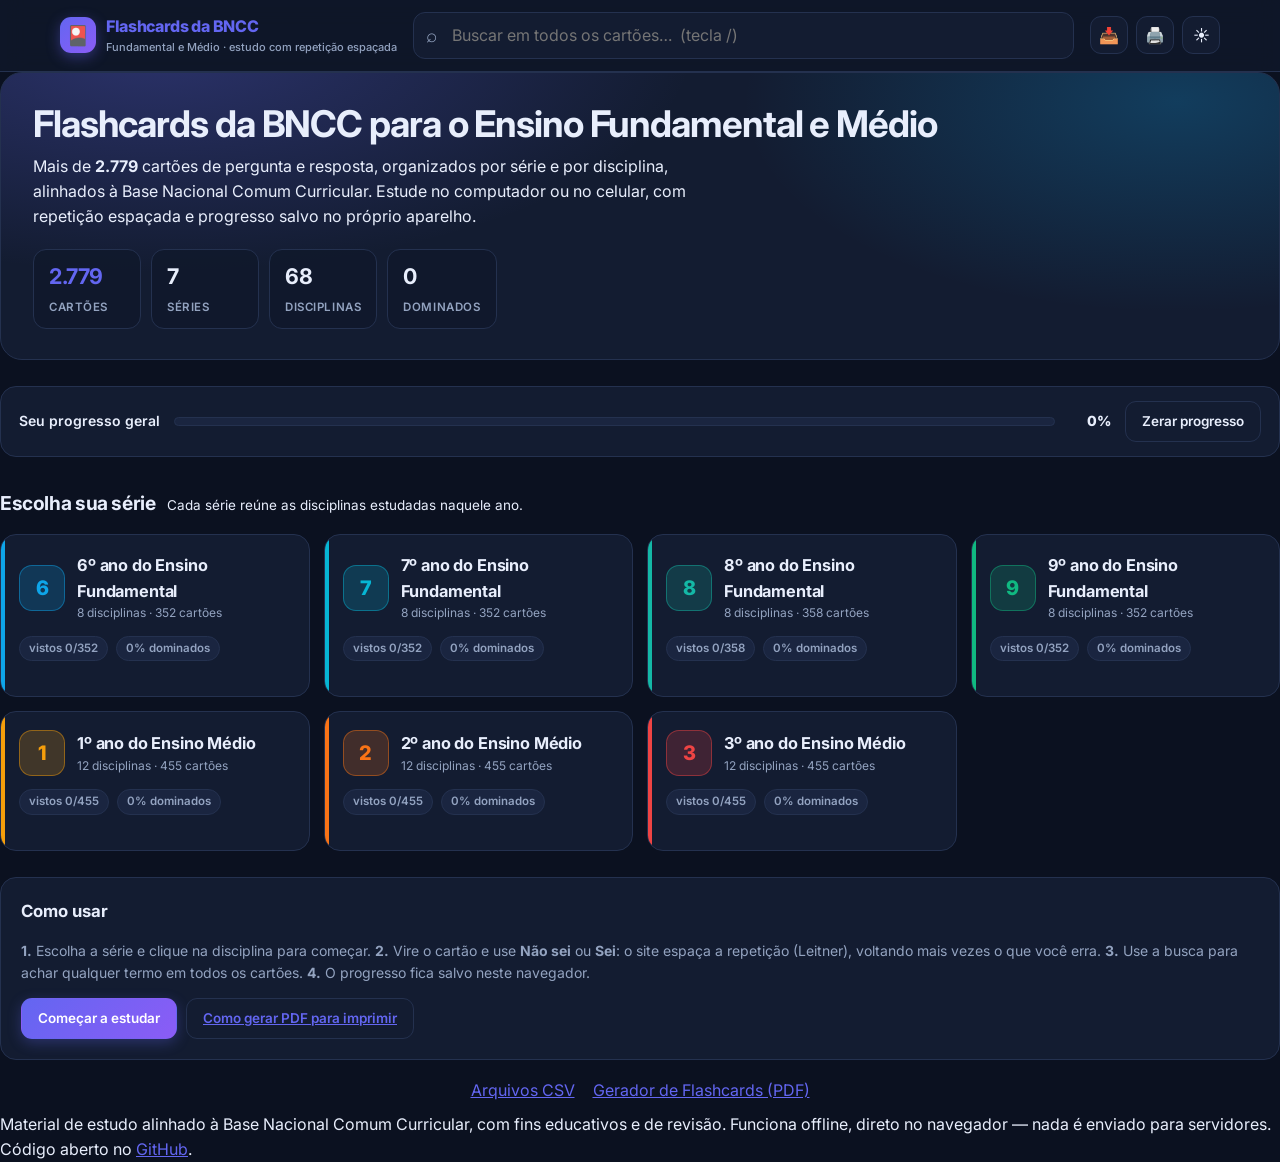
<file: index.html>
<!DOCTYPE html>
<html lang="pt-BR" data-tema="escuro">
<head>
<meta charset="UTF-8">
<meta name="viewport" content="width=device-width, initial-scale=1.0">
<title>Flashcards da BNCC — 2.779 cartões do 6º ano ao 3º do Ensino Médio</title>
<meta name="description" content="2.779 flashcards de estudo da BNCC, do 6º ano do Ensino Fundamental ao 3º do Ensino Médio, separados por série e disciplina. Estudo com repetição espaçada, busca em todos os cartões, progresso salvo e exportação em CSV para imprimir em PDF." />
<meta name="keywords" content="flashcards BNCC, flashcards Fundamental, flashcards Ensino Médio, estudo com repetição espaçada, cartões de estudo, revisão de conteúdo, flashcards matemática, flashcards química, flashcards biologia, flashcards história, flashcards geografia, fichas de estudo PDF, prof elizeu barbosa" />
<meta name="robots" content="index, follow, max-snippet:-1, max-image-preview:large, max-video-preview:-1" />
<meta name="author" content="Prof. Elizeu Barbosa" />
<link rel="canonical" href="https://github.com/elizeubarbosaabreu/flashcards-bncc" />
<meta name="theme-color" content="#0b1120" />
<meta name="google-adsense-account" content="ca-pub-4427170175249435" />

<meta property="og:locale" content="pt_BR" />
<meta property="og:type" content="website" />
<meta property="og:site_name" content="Prof. Elizeu Barbosa" />
<meta property="og:title" content="Flashcards da BNCC — 2.779 cartões do 6º ano ao 3º do Ensino Médio" />
<meta property="og:description" content="Estude com repetição espaçada: 2.779 flashcards da BNCC organizados por série e disciplina, com busca global, progresso salvo e exportação em CSV para imprimir." />
<meta property="og:url" content="https://github.com/elizeubarbosaabreu/flashcards-bncc" />
<meta property="og:image" content="https://www.elizeubarbosa.com.br/images/elizeu.jpg" />
<meta property="og:image:width" content="759" />
<meta property="og:image:height" content="1024" />
<meta property="og:image:type" content="image/jpeg" />
<meta property="og:image:alt" content="Flashcards da BNCC, material de estudo gratuito do Prof. Elizeu Barbosa" />

<meta name="twitter:card" content="summary_large_image" />
<meta name="twitter:title" content="Flashcards da BNCC — 2.779 cartões do 6º ano ao 3º do Médio" />
<meta name="twitter:description" content="Repetição espaçada, busca global e progresso salvo. 2.779 flashcards alinhados à BNCC, do 6º ano do Fundamental ao 3º do Médio." />
<meta name="twitter:image" content="https://www.elizeubarbosa.com.br/images/elizeu.jpg" />
<meta name="twitter:image:alt" content="Flashcards da BNCC, material de estudo do Prof. Elizeu Barbosa" />

<link rel="preconnect" href="https://fonts.googleapis.com">
<link rel="preconnect" href="https://fonts.gstatic.com" crossorigin>
<link href="https://fonts.googleapis.com/css2?family=Inter:wght@400;500;600;700;800&display=swap" rel="stylesheet">
<link rel="icon" href="data:image/svg+xml,<svg xmlns='http://www.w3.org/2000/svg' viewBox='0 0 100 100'><text y='.9em' font-size='90'>🎴</text></svg>">
<link rel="stylesheet" href="assets/style.css">

<script type="application/ld+json">
{
  "@context": "https://schema.org",
  "@type": "WebApplication",
  "name": "Flashcards da BNCC",
  "alternateName": "Flashcards Ensino Fundamental e Médio",
  "url": "https://github.com/elizeubarbosaabreu/flashcards-bncc",
  "description": "Site de estudo com 2.779 flashcards alinhados à Base Nacional Comum Curricular, do 6º ano do Ensino Fundamental ao 3º ano do Ensino Médio, com repetição espaçada, busca global, progresso salvo no navegador e exportação em CSV para gerar PDF.",
  "inLanguage": "pt-BR",
  "applicationCategory": "EducationalApplication",
  "operatingSystem": "Any (navegador web)",
  "browserRequirements": "Requires JavaScript",
  "isAccessibleForFree": true,
  "featureList": [
    "2.779 cartões em 68 baralhos",
    "Organização por série e disciplina (6º ao 9º do Fundamental e 1º ao 3º do Médio)",
    "Repetição espaçada com sistema de Leitner",
    "Busca em todos os cartões ignorando acentos",
    "Progresso salvo no navegador",
    "Exportação de cada baralho em CSV",
    "CSV compatível com o Gerador de Flashcards"
  ],
  "educationalLevel": "6º ao 9º ano do Ensino Fundamental; 1º ao 3º ano do Ensino Médio",
  "isAccessibleForFree": true,
  "license": "https://github.com/elizeubarbosaabreu/flashcards-bncc",
  "author": { "@id": "https://www.elizeubarbosa.com.br/#person" },
  "publisher": { "@id": "https://www.elizeubarbosa.com.br/#person" }
}
</script>
<script type="application/ld+json">
{
  "@context": "https://schema.org",
  "@type": "BreadcrumbList",
  "itemListElement": [
    { "@type": "ListItem", "position": 1, "name": "Início", "item": "https://www.elizeubarbosa.com.br/" },
    { "@type": "ListItem", "position": 2, "name": "Ferramentas", "item": "https://www.elizeubarbosa.com.br/ferramentas/" },
    { "@type": "ListItem", "position": 3, "name": "Flashcards da BNCC", "item": "https://github.com/elizeubarbosaabreu/flashcards-bncc" }
  ]
}
</script>
</head>
<body data-tema="escuro" data-gerador="https://www.elizeubarbosa.com.br/ferramentas/gerador-flashcards.html">

<a class="pular" href="#main-content">Pular para o conteúdo</a>

<header class="topo">
  <div class="topo-inner">
    <a class="marca" href="#/" id="inicio-btn">
      <span class="logo" aria-hidden="true">🎴</span>
      <span>Flashcards da BNCC<small>Fundamental e Médio · estudo com repetição espaçada</small></span>
    </a>

    <div class="busca-topo">
      <label class="sr" for="busca-input">Buscar em todos os cartões</label>
      <input id="busca-input" type="search" placeholder="Buscar em todos os cartões…  (tecla /)" autocomplete="off">
    </div>

    <div class="acoes-topo">
      <a class="icone-btn" href="csv/" title="Abrir os arquivos CSV" aria-label="Abrir os arquivos CSV" style="text-decoration:none">📥</a>
      <a class="icone-btn" href="../gerador-flashcards.html" title="Gerador de Flashcards (PDF)" aria-label="Ir para o Gerador de Flashcards" style="text-decoration:none">🖨️</a>
      <button class="icone-btn" id="tema-btn" title="Alternar tema" aria-label="Alternar tema">☀</button>
    </div>
  </div>
</header>

<main id="main-content" class="container-app">
  <div id="app">
    <div class="carregando">Carregando catálogo…</div>
  </div>
</main>

<footer role="contentinfo">
  <div class="rodape-links">
    <a href="csv/">Arquivos CSV</a>
    <a href="https://www.elizeubarbosa.com.br/ferramentas/gerador-flashcards.html">Gerador de Flashcards (PDF)</a>
  </div>
  <p>Material de estudo alinhado à Base Nacional Comum Curricular, com fins educativos e de revisão.
     Funciona offline, direto no navegador — nada é enviado para servidores.
     Código aberto no <a href="https://github.com/elizeubarbosaabreu/flashcards-bncc" target="_blank" rel="noopener noreferrer">GitHub</a>.</p>
</footer>

<div class="modal-fundo" id="modal-fundo" role="dialog" aria-modal="true" aria-labelledby="modal-titulo">
  <div class="modal">
    <h3 id="modal-titulo">Confirmar</h3>
    <p id="modal-texto"></p>
    <div class="modal-acoes">
      <button class="btn btn-neutro" id="modal-cancelar">Cancelar</button>
      <button class="btn btn-primario" id="modal-confirmar">Confirmar</button>
    </div>
  </div>
</div>

<script src="data/catalog.js"></script>
<script src="assets/app.js"></script>
</body>
</html>
</file>
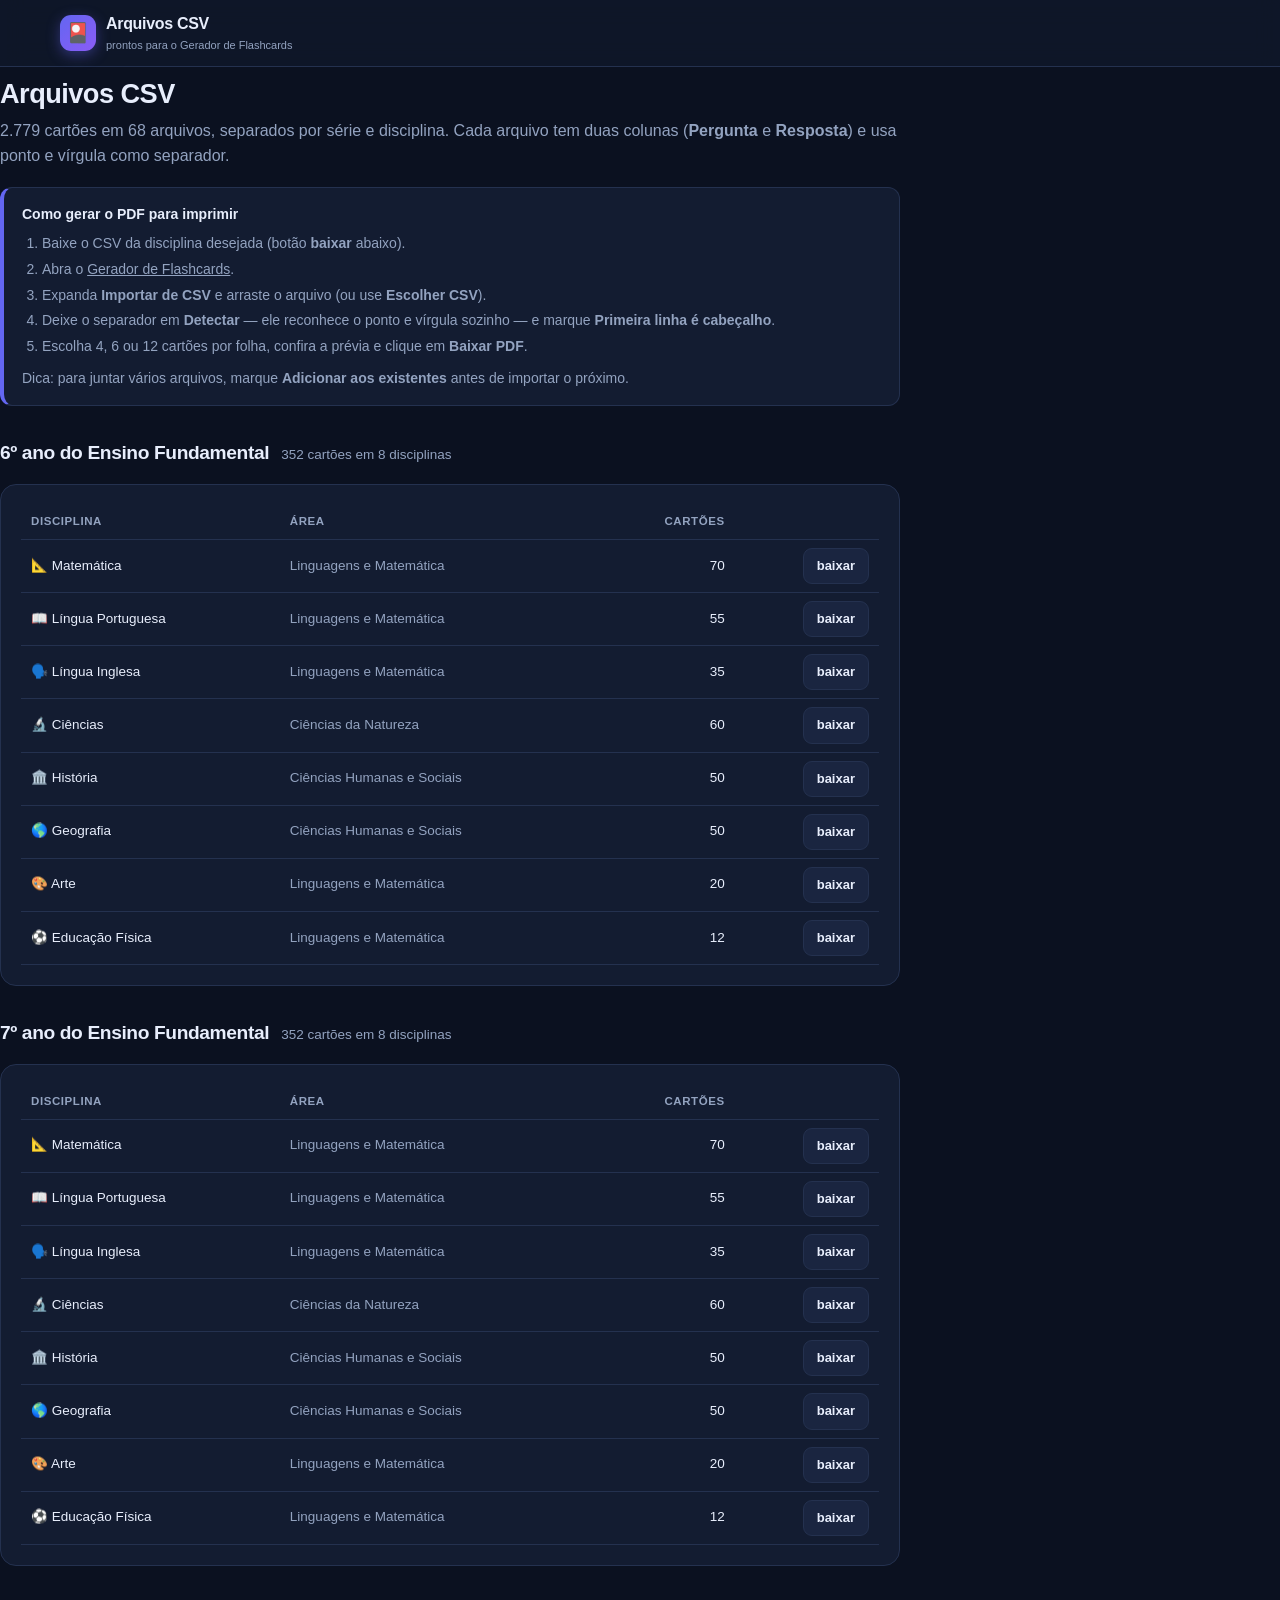
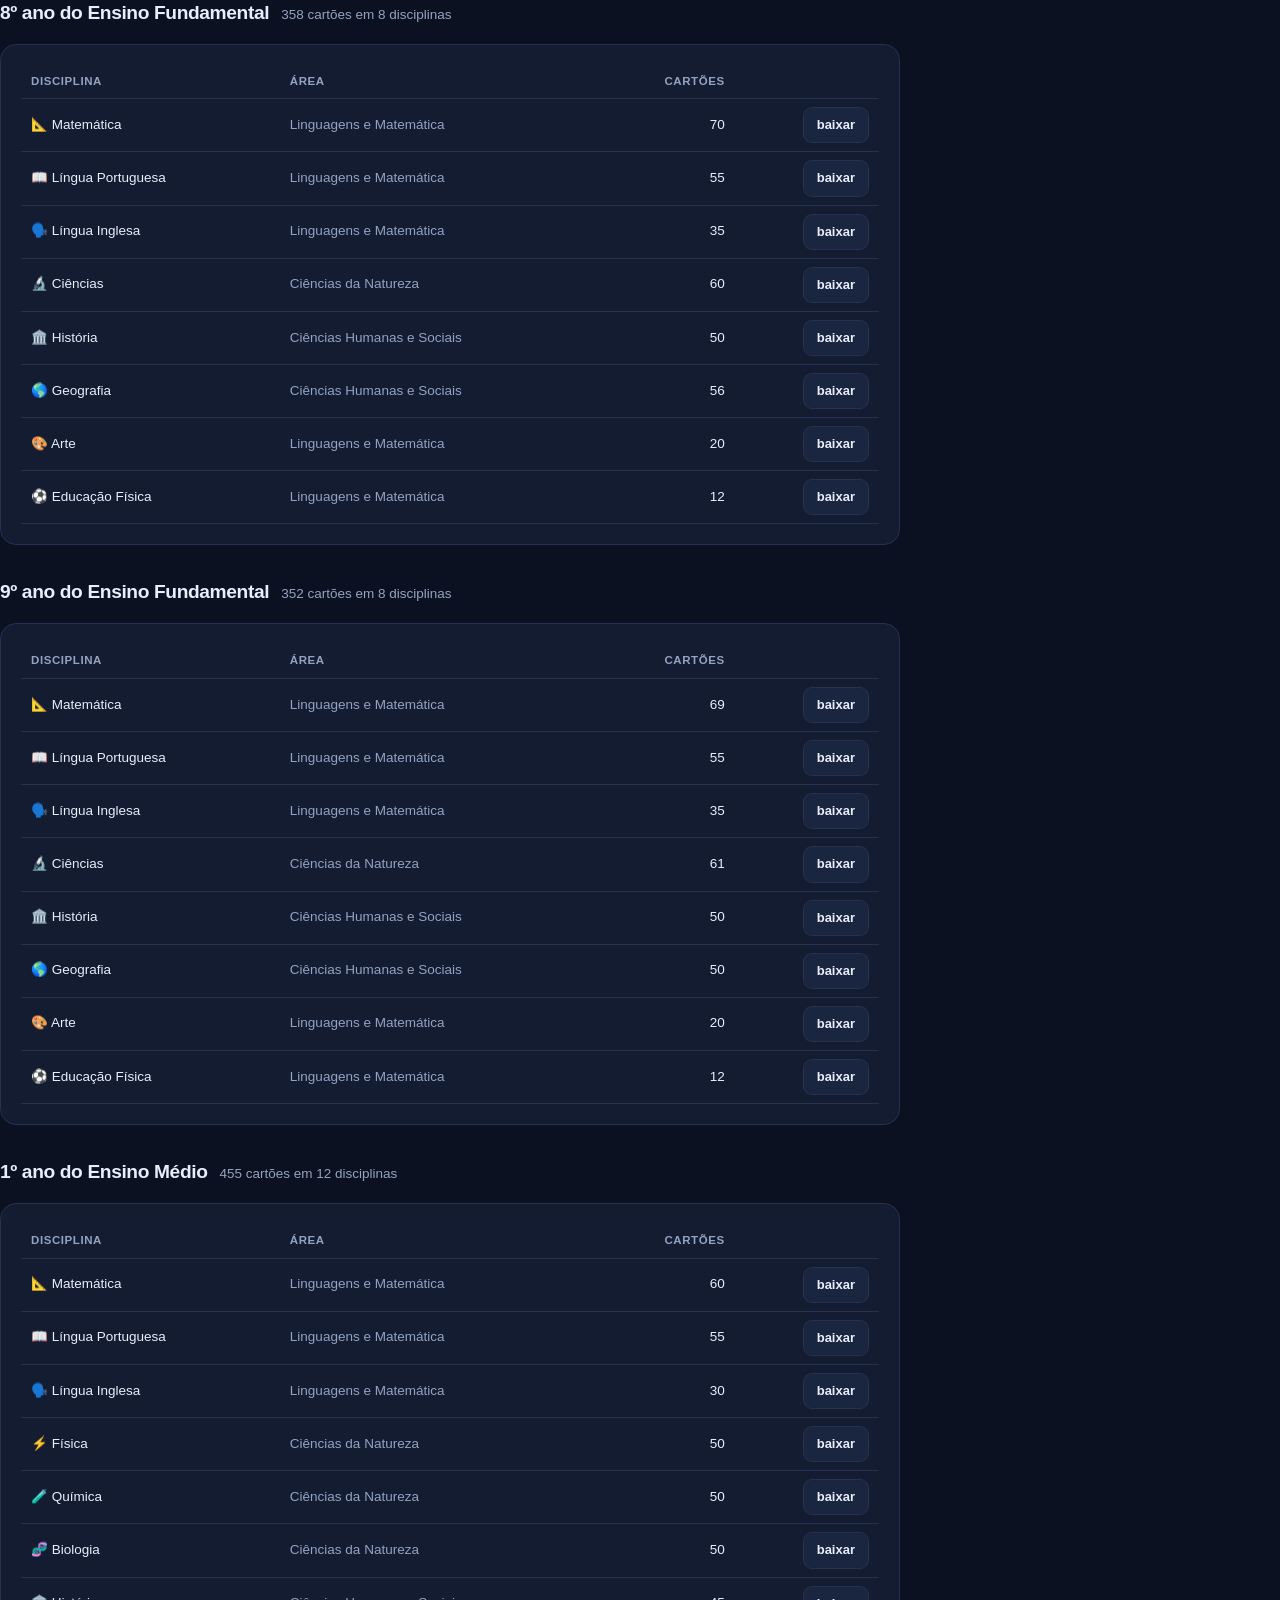
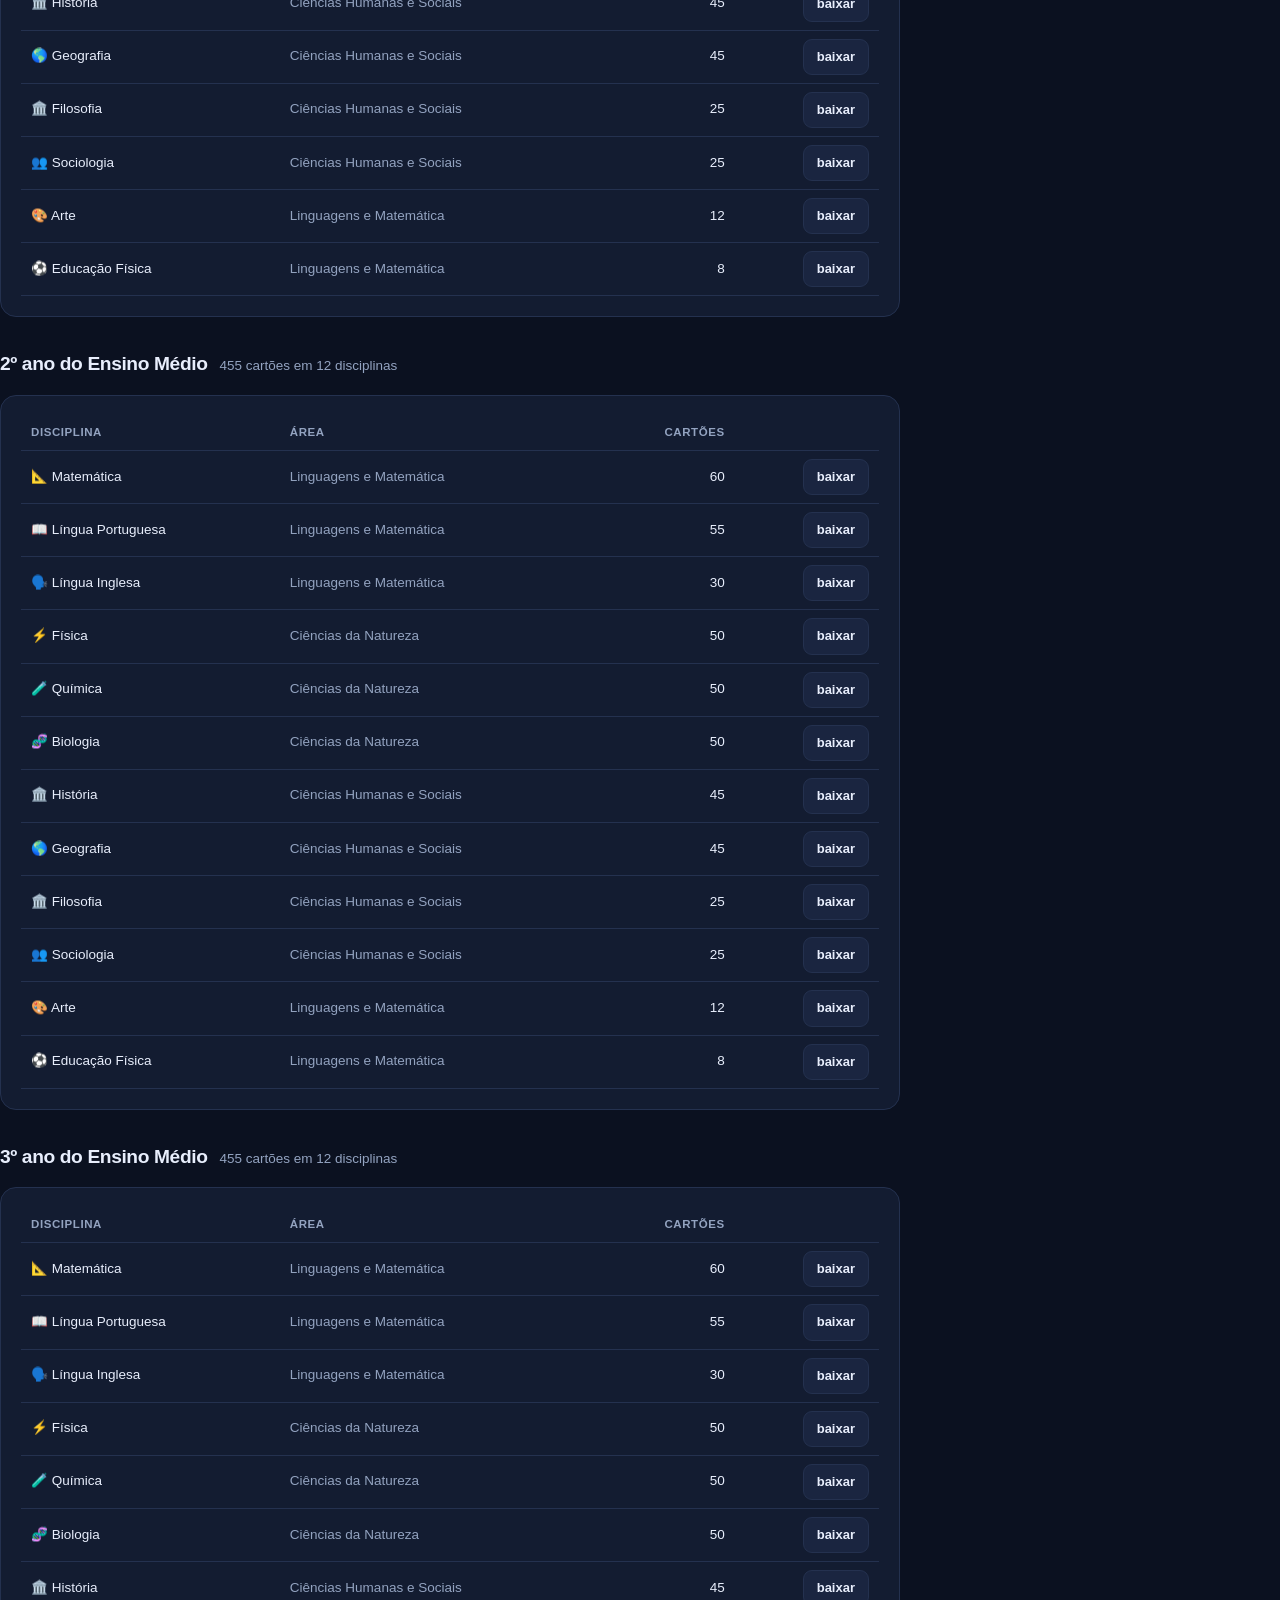
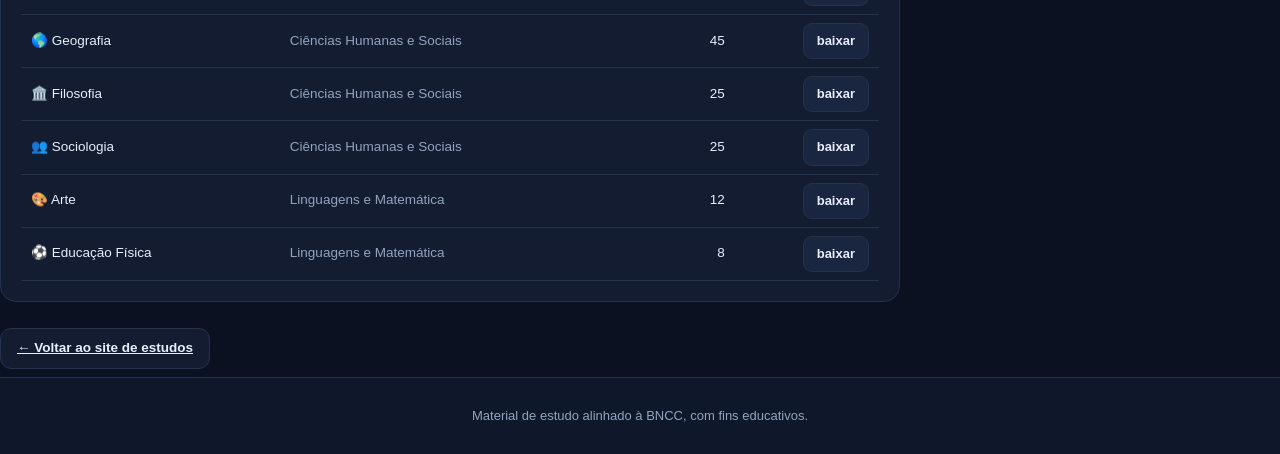
<file: csv/index.html>
<!DOCTYPE html>
<html lang="pt-BR">
<head>
<meta charset="UTF-8">
<meta name="viewport" content="width=device-width, initial-scale=1.0">
<title>Arquivos CSV — Flashcards da BNCC</title>
<link rel="stylesheet" href="../assets/style.css">
<style>
  .dica { background: var(--surface); border: 1px solid var(--line); border-left: 4px solid var(--brand);
          border-radius: 12px; padding: 16px 18px; margin: 18px 0 26px; font-size: 14px; }
  .dica ol { margin: 8px 0 0 20px; color: var(--muted); }
  .dica li { margin: 4px 0; }
  .dica code, code { background: var(--surface-2); border: 1px solid var(--line); border-radius: 5px;
                     padding: 1px 6px; font-size: 12.5px; }
  .download { display: inline-flex; align-items: center; gap: 6px; padding: 7px 13px; border-radius: 9px;
              background: var(--surface-2); border: 1.5px solid var(--line); font-size: 13px;
              font-weight: 600; text-decoration: none; }
  .download:hover { border-color: var(--brand); color: var(--brand); }
  table { width: 100%; border-collapse: collapse; font-size: 13.5px; }
  th, td { text-align: left; padding: 8px 10px; border-bottom: 1px solid var(--line); }
  th { color: var(--muted); font-size: 11.5px; text-transform: uppercase; letter-spacing: .05em; }
  td.n, th.n { text-align: right; font-variant-numeric: tabular-nums; }
</style>
</head>
<body>
<a class="pular" href="#conteudo">Pular para o conteúdo</a>
<header class="topo"><div class="topo-inner">
  <a class="marca" href="../index.html"><span class="logo">🎴</span>
    <span>Arquivos CSV<small>prontos para o Gerador de Flashcards</small></span></a>
</div></header>

<main id="conteudo" style="max-width:900px">
  <h1 style="font-size:1.7rem;letter-spacing:-.02em;margin:6px 0 4px">Arquivos CSV</h1>
  <p style="color:var(--muted)">
    2.779 cartões em 68 arquivos, separados por série e disciplina.
    Cada arquivo tem duas colunas (<b>Pergunta</b> e <b>Resposta</b>) e usa ponto e vírgula como separador.
  </p>

  <div class="dica">
    <b>Como gerar o PDF para imprimir</b>
    <ol>
      <li>Baixe o CSV da disciplina desejada (botão <b>baixar</b> abaixo).</li>
      <li>Abra o <a href="https://elizeubarbosa.com.br/ferramentas/gerador-flashcards.html" target="_blank" rel="noopener">Gerador de Flashcards</a>.</li>
      <li>Expanda <b>Importar de CSV</b> e arraste o arquivo (ou use <b>Escolher CSV</b>).</li>
      <li>Deixe o separador em <b>Detectar</b> — ele reconhece o ponto e vírgula sozinho — e marque
          <b>Primeira linha é cabeçalho</b>.</li>
      <li>Escolha 4, 6 ou 12 cartões por folha, confira a prévia e clique em <b>Baixar PDF</b>.</li>
    </ol>
    <p style="margin-top:10px;color:var(--muted)">
      Dica: para juntar vários arquivos, marque <b>Adicionar aos existentes</b> antes de importar o próximo.
    </p>
  </div>

<div class="rodape-secao"><h2>6º ano do Ensino Fundamental</h2><p>352 cartões em 8 disciplinas</p></div>
<div class="painel-series"><table><thead><tr><th>Disciplina</th><th>Área</th><th class="n">Cartões</th><th class="n"></th></tr></thead><tbody><tr><td>📐 Matemática</td><td style="color:var(--muted)">Linguagens e Matemática</td><td class="n">70</td><td class="n"><a class="download" href="EF6-Matematica.csv" download>baixar</a></td></tr>
<tr><td>📖 Língua Portuguesa</td><td style="color:var(--muted)">Linguagens e Matemática</td><td class="n">55</td><td class="n"><a class="download" href="EF6-Portugues.csv" download>baixar</a></td></tr>
<tr><td>🗣️ Língua Inglesa</td><td style="color:var(--muted)">Linguagens e Matemática</td><td class="n">35</td><td class="n"><a class="download" href="EF6-Ingles.csv" download>baixar</a></td></tr>
<tr><td>🔬 Ciências</td><td style="color:var(--muted)">Ciências da Natureza</td><td class="n">60</td><td class="n"><a class="download" href="EF6-Ciencias.csv" download>baixar</a></td></tr>
<tr><td>🏛️ História</td><td style="color:var(--muted)">Ciências Humanas e Sociais</td><td class="n">50</td><td class="n"><a class="download" href="EF6-Historia.csv" download>baixar</a></td></tr>
<tr><td>🌎 Geografia</td><td style="color:var(--muted)">Ciências Humanas e Sociais</td><td class="n">50</td><td class="n"><a class="download" href="EF6-Geografia.csv" download>baixar</a></td></tr>
<tr><td>🎨 Arte</td><td style="color:var(--muted)">Linguagens e Matemática</td><td class="n">20</td><td class="n"><a class="download" href="EF6-Arte.csv" download>baixar</a></td></tr>
<tr><td>⚽ Educação Física</td><td style="color:var(--muted)">Linguagens e Matemática</td><td class="n">12</td><td class="n"><a class="download" href="EF6-EducacaoFisica.csv" download>baixar</a></td></tr></tbody></table></div>

<div class="rodape-secao"><h2>7º ano do Ensino Fundamental</h2><p>352 cartões em 8 disciplinas</p></div>
<div class="painel-series"><table><thead><tr><th>Disciplina</th><th>Área</th><th class="n">Cartões</th><th class="n"></th></tr></thead><tbody><tr><td>📐 Matemática</td><td style="color:var(--muted)">Linguagens e Matemática</td><td class="n">70</td><td class="n"><a class="download" href="EF7-Matematica.csv" download>baixar</a></td></tr>
<tr><td>📖 Língua Portuguesa</td><td style="color:var(--muted)">Linguagens e Matemática</td><td class="n">55</td><td class="n"><a class="download" href="EF7-Portugues.csv" download>baixar</a></td></tr>
<tr><td>🗣️ Língua Inglesa</td><td style="color:var(--muted)">Linguagens e Matemática</td><td class="n">35</td><td class="n"><a class="download" href="EF7-Ingles.csv" download>baixar</a></td></tr>
<tr><td>🔬 Ciências</td><td style="color:var(--muted)">Ciências da Natureza</td><td class="n">60</td><td class="n"><a class="download" href="EF7-Ciencias.csv" download>baixar</a></td></tr>
<tr><td>🏛️ História</td><td style="color:var(--muted)">Ciências Humanas e Sociais</td><td class="n">50</td><td class="n"><a class="download" href="EF7-Historia.csv" download>baixar</a></td></tr>
<tr><td>🌎 Geografia</td><td style="color:var(--muted)">Ciências Humanas e Sociais</td><td class="n">50</td><td class="n"><a class="download" href="EF7-Geografia.csv" download>baixar</a></td></tr>
<tr><td>🎨 Arte</td><td style="color:var(--muted)">Linguagens e Matemática</td><td class="n">20</td><td class="n"><a class="download" href="EF7-Arte.csv" download>baixar</a></td></tr>
<tr><td>⚽ Educação Física</td><td style="color:var(--muted)">Linguagens e Matemática</td><td class="n">12</td><td class="n"><a class="download" href="EF7-EducacaoFisica.csv" download>baixar</a></td></tr></tbody></table></div>

<div class="rodape-secao"><h2>8º ano do Ensino Fundamental</h2><p>358 cartões em 8 disciplinas</p></div>
<div class="painel-series"><table><thead><tr><th>Disciplina</th><th>Área</th><th class="n">Cartões</th><th class="n"></th></tr></thead><tbody><tr><td>📐 Matemática</td><td style="color:var(--muted)">Linguagens e Matemática</td><td class="n">70</td><td class="n"><a class="download" href="EF8-Matematica.csv" download>baixar</a></td></tr>
<tr><td>📖 Língua Portuguesa</td><td style="color:var(--muted)">Linguagens e Matemática</td><td class="n">55</td><td class="n"><a class="download" href="EF8-Portugues.csv" download>baixar</a></td></tr>
<tr><td>🗣️ Língua Inglesa</td><td style="color:var(--muted)">Linguagens e Matemática</td><td class="n">35</td><td class="n"><a class="download" href="EF8-Ingles.csv" download>baixar</a></td></tr>
<tr><td>🔬 Ciências</td><td style="color:var(--muted)">Ciências da Natureza</td><td class="n">60</td><td class="n"><a class="download" href="EF8-Ciencias.csv" download>baixar</a></td></tr>
<tr><td>🏛️ História</td><td style="color:var(--muted)">Ciências Humanas e Sociais</td><td class="n">50</td><td class="n"><a class="download" href="EF8-Historia.csv" download>baixar</a></td></tr>
<tr><td>🌎 Geografia</td><td style="color:var(--muted)">Ciências Humanas e Sociais</td><td class="n">56</td><td class="n"><a class="download" href="EF8-Geografia.csv" download>baixar</a></td></tr>
<tr><td>🎨 Arte</td><td style="color:var(--muted)">Linguagens e Matemática</td><td class="n">20</td><td class="n"><a class="download" href="EF8-Arte.csv" download>baixar</a></td></tr>
<tr><td>⚽ Educação Física</td><td style="color:var(--muted)">Linguagens e Matemática</td><td class="n">12</td><td class="n"><a class="download" href="EF8-EducacaoFisica.csv" download>baixar</a></td></tr></tbody></table></div>

<div class="rodape-secao"><h2>9º ano do Ensino Fundamental</h2><p>352 cartões em 8 disciplinas</p></div>
<div class="painel-series"><table><thead><tr><th>Disciplina</th><th>Área</th><th class="n">Cartões</th><th class="n"></th></tr></thead><tbody><tr><td>📐 Matemática</td><td style="color:var(--muted)">Linguagens e Matemática</td><td class="n">69</td><td class="n"><a class="download" href="EF9-Matematica.csv" download>baixar</a></td></tr>
<tr><td>📖 Língua Portuguesa</td><td style="color:var(--muted)">Linguagens e Matemática</td><td class="n">55</td><td class="n"><a class="download" href="EF9-Portugues.csv" download>baixar</a></td></tr>
<tr><td>🗣️ Língua Inglesa</td><td style="color:var(--muted)">Linguagens e Matemática</td><td class="n">35</td><td class="n"><a class="download" href="EF9-Ingles.csv" download>baixar</a></td></tr>
<tr><td>🔬 Ciências</td><td style="color:var(--muted)">Ciências da Natureza</td><td class="n">61</td><td class="n"><a class="download" href="EF9-Ciencias.csv" download>baixar</a></td></tr>
<tr><td>🏛️ História</td><td style="color:var(--muted)">Ciências Humanas e Sociais</td><td class="n">50</td><td class="n"><a class="download" href="EF9-Historia.csv" download>baixar</a></td></tr>
<tr><td>🌎 Geografia</td><td style="color:var(--muted)">Ciências Humanas e Sociais</td><td class="n">50</td><td class="n"><a class="download" href="EF9-Geografia.csv" download>baixar</a></td></tr>
<tr><td>🎨 Arte</td><td style="color:var(--muted)">Linguagens e Matemática</td><td class="n">20</td><td class="n"><a class="download" href="EF9-Arte.csv" download>baixar</a></td></tr>
<tr><td>⚽ Educação Física</td><td style="color:var(--muted)">Linguagens e Matemática</td><td class="n">12</td><td class="n"><a class="download" href="EF9-EducacaoFisica.csv" download>baixar</a></td></tr></tbody></table></div>

<div class="rodape-secao"><h2>1º ano do Ensino Médio</h2><p>455 cartões em 12 disciplinas</p></div>
<div class="painel-series"><table><thead><tr><th>Disciplina</th><th>Área</th><th class="n">Cartões</th><th class="n"></th></tr></thead><tbody><tr><td>📐 Matemática</td><td style="color:var(--muted)">Linguagens e Matemática</td><td class="n">60</td><td class="n"><a class="download" href="EM1-Matematica.csv" download>baixar</a></td></tr>
<tr><td>📖 Língua Portuguesa</td><td style="color:var(--muted)">Linguagens e Matemática</td><td class="n">55</td><td class="n"><a class="download" href="EM1-Portugues.csv" download>baixar</a></td></tr>
<tr><td>🗣️ Língua Inglesa</td><td style="color:var(--muted)">Linguagens e Matemática</td><td class="n">30</td><td class="n"><a class="download" href="EM1-Ingles.csv" download>baixar</a></td></tr>
<tr><td>⚡ Física</td><td style="color:var(--muted)">Ciências da Natureza</td><td class="n">50</td><td class="n"><a class="download" href="EM1-Fisica.csv" download>baixar</a></td></tr>
<tr><td>🧪 Química</td><td style="color:var(--muted)">Ciências da Natureza</td><td class="n">50</td><td class="n"><a class="download" href="EM1-Quimica.csv" download>baixar</a></td></tr>
<tr><td>🧬 Biologia</td><td style="color:var(--muted)">Ciências da Natureza</td><td class="n">50</td><td class="n"><a class="download" href="EM1-Biologia.csv" download>baixar</a></td></tr>
<tr><td>🏛️ História</td><td style="color:var(--muted)">Ciências Humanas e Sociais</td><td class="n">45</td><td class="n"><a class="download" href="EM1-Historia.csv" download>baixar</a></td></tr>
<tr><td>🌎 Geografia</td><td style="color:var(--muted)">Ciências Humanas e Sociais</td><td class="n">45</td><td class="n"><a class="download" href="EM1-Geografia.csv" download>baixar</a></td></tr>
<tr><td>🏛️ Filosofia</td><td style="color:var(--muted)">Ciências Humanas e Sociais</td><td class="n">25</td><td class="n"><a class="download" href="EM1-Filosofia.csv" download>baixar</a></td></tr>
<tr><td>👥 Sociologia</td><td style="color:var(--muted)">Ciências Humanas e Sociais</td><td class="n">25</td><td class="n"><a class="download" href="EM1-Sociologia.csv" download>baixar</a></td></tr>
<tr><td>🎨 Arte</td><td style="color:var(--muted)">Linguagens e Matemática</td><td class="n">12</td><td class="n"><a class="download" href="EM1-Arte.csv" download>baixar</a></td></tr>
<tr><td>⚽ Educação Física</td><td style="color:var(--muted)">Linguagens e Matemática</td><td class="n">8</td><td class="n"><a class="download" href="EM1-EducacaoFisica.csv" download>baixar</a></td></tr></tbody></table></div>

<div class="rodape-secao"><h2>2º ano do Ensino Médio</h2><p>455 cartões em 12 disciplinas</p></div>
<div class="painel-series"><table><thead><tr><th>Disciplina</th><th>Área</th><th class="n">Cartões</th><th class="n"></th></tr></thead><tbody><tr><td>📐 Matemática</td><td style="color:var(--muted)">Linguagens e Matemática</td><td class="n">60</td><td class="n"><a class="download" href="EM2-Matematica.csv" download>baixar</a></td></tr>
<tr><td>📖 Língua Portuguesa</td><td style="color:var(--muted)">Linguagens e Matemática</td><td class="n">55</td><td class="n"><a class="download" href="EM2-Portugues.csv" download>baixar</a></td></tr>
<tr><td>🗣️ Língua Inglesa</td><td style="color:var(--muted)">Linguagens e Matemática</td><td class="n">30</td><td class="n"><a class="download" href="EM2-Ingles.csv" download>baixar</a></td></tr>
<tr><td>⚡ Física</td><td style="color:var(--muted)">Ciências da Natureza</td><td class="n">50</td><td class="n"><a class="download" href="EM2-Fisica.csv" download>baixar</a></td></tr>
<tr><td>🧪 Química</td><td style="color:var(--muted)">Ciências da Natureza</td><td class="n">50</td><td class="n"><a class="download" href="EM2-Quimica.csv" download>baixar</a></td></tr>
<tr><td>🧬 Biologia</td><td style="color:var(--muted)">Ciências da Natureza</td><td class="n">50</td><td class="n"><a class="download" href="EM2-Biologia.csv" download>baixar</a></td></tr>
<tr><td>🏛️ História</td><td style="color:var(--muted)">Ciências Humanas e Sociais</td><td class="n">45</td><td class="n"><a class="download" href="EM2-Historia.csv" download>baixar</a></td></tr>
<tr><td>🌎 Geografia</td><td style="color:var(--muted)">Ciências Humanas e Sociais</td><td class="n">45</td><td class="n"><a class="download" href="EM2-Geografia.csv" download>baixar</a></td></tr>
<tr><td>🏛️ Filosofia</td><td style="color:var(--muted)">Ciências Humanas e Sociais</td><td class="n">25</td><td class="n"><a class="download" href="EM2-Filosofia.csv" download>baixar</a></td></tr>
<tr><td>👥 Sociologia</td><td style="color:var(--muted)">Ciências Humanas e Sociais</td><td class="n">25</td><td class="n"><a class="download" href="EM2-Sociologia.csv" download>baixar</a></td></tr>
<tr><td>🎨 Arte</td><td style="color:var(--muted)">Linguagens e Matemática</td><td class="n">12</td><td class="n"><a class="download" href="EM2-Arte.csv" download>baixar</a></td></tr>
<tr><td>⚽ Educação Física</td><td style="color:var(--muted)">Linguagens e Matemática</td><td class="n">8</td><td class="n"><a class="download" href="EM2-EducacaoFisica.csv" download>baixar</a></td></tr></tbody></table></div>

<div class="rodape-secao"><h2>3º ano do Ensino Médio</h2><p>455 cartões em 12 disciplinas</p></div>
<div class="painel-series"><table><thead><tr><th>Disciplina</th><th>Área</th><th class="n">Cartões</th><th class="n"></th></tr></thead><tbody><tr><td>📐 Matemática</td><td style="color:var(--muted)">Linguagens e Matemática</td><td class="n">60</td><td class="n"><a class="download" href="EM3-Matematica.csv" download>baixar</a></td></tr>
<tr><td>📖 Língua Portuguesa</td><td style="color:var(--muted)">Linguagens e Matemática</td><td class="n">55</td><td class="n"><a class="download" href="EM3-Portugues.csv" download>baixar</a></td></tr>
<tr><td>🗣️ Língua Inglesa</td><td style="color:var(--muted)">Linguagens e Matemática</td><td class="n">30</td><td class="n"><a class="download" href="EM3-Ingles.csv" download>baixar</a></td></tr>
<tr><td>⚡ Física</td><td style="color:var(--muted)">Ciências da Natureza</td><td class="n">50</td><td class="n"><a class="download" href="EM3-Fisica.csv" download>baixar</a></td></tr>
<tr><td>🧪 Química</td><td style="color:var(--muted)">Ciências da Natureza</td><td class="n">50</td><td class="n"><a class="download" href="EM3-Quimica.csv" download>baixar</a></td></tr>
<tr><td>🧬 Biologia</td><td style="color:var(--muted)">Ciências da Natureza</td><td class="n">50</td><td class="n"><a class="download" href="EM3-Biologia.csv" download>baixar</a></td></tr>
<tr><td>🏛️ História</td><td style="color:var(--muted)">Ciências Humanas e Sociais</td><td class="n">45</td><td class="n"><a class="download" href="EM3-Historia.csv" download>baixar</a></td></tr>
<tr><td>🌎 Geografia</td><td style="color:var(--muted)">Ciências Humanas e Sociais</td><td class="n">45</td><td class="n"><a class="download" href="EM3-Geografia.csv" download>baixar</a></td></tr>
<tr><td>🏛️ Filosofia</td><td style="color:var(--muted)">Ciências Humanas e Sociais</td><td class="n">25</td><td class="n"><a class="download" href="EM3-Filosofia.csv" download>baixar</a></td></tr>
<tr><td>👥 Sociologia</td><td style="color:var(--muted)">Ciências Humanas e Sociais</td><td class="n">25</td><td class="n"><a class="download" href="EM3-Sociologia.csv" download>baixar</a></td></tr>
<tr><td>🎨 Arte</td><td style="color:var(--muted)">Linguagens e Matemática</td><td class="n">12</td><td class="n"><a class="download" href="EM3-Arte.csv" download>baixar</a></td></tr>
<tr><td>⚽ Educação Física</td><td style="color:var(--muted)">Linguagens e Matemática</td><td class="n">8</td><td class="n"><a class="download" href="EM3-EducacaoFisica.csv" download>baixar</a></td></tr></tbody></table></div>


  <div style="margin:26px 0 8px"><a class="btn btn-neutro" href="../index.html">← Voltar ao site de estudos</a></div>
</main>

<footer class="rodape"><p>Material de estudo alinhado à BNCC, com fins educativos.</p></footer>
</body>
</html>
</file>
<file: assets/style.css>
/* Flashcards BNCC - estilo do site de estudos
   Paleta escura por padrao, com tema claro alternavel. */

/* ---------- Integracao com o site ----------
   O app e embutido no site, que ja aplica o proprio reset e um padding no
   body para a navbar global. Estes overrides mantem o app isolado: escopo
   proprio de corpo, fundo e tipografia, sem afetar as demais paginas. */
body.fc-app {
  font-family: "Inter", -apple-system, BlinkMacSystemFont, "Segoe UI", Roboto, sans-serif;
  background: var(--bg);
  background-image: none;
  color: var(--text);
  line-height: 1.55;
  padding-top: 0;
}

[data-tema="claro"] body.fc-app { background: #eef2f9; }

body.fc-app main#main-content { padding: 0; }
body.fc-app h1, body.fc-app h2, body.fc-app h3 { color: var(--text); }
body.fc-app p { color: inherit; }
body.fc-app a { color: var(--brand); }

/* Envoltorio do app: largura maxima e respiro, independente do .container do site. */
.container-app { max-width: 1200px; margin: 0 auto; padding: 26px 20px 70px; }

/* O rodape e o breadcrumb ficam com o visual do site. */
body.fc-app .rodape { text-align: center; }
body.fc-app .rodape p { max-width: 78ch; margin: 0 auto; }
body.fc-app .rodape-links { display: flex; gap: 18px; justify-content: center; flex-wrap: wrap; margin-bottom: 10px; }
body.fc-app .rodape a { color: var(--brand); text-decoration: none; font-weight: 600; }
body.fc-app .rodape a:hover { text-decoration: underline; }

/* O breadcrumb do site ja tem estilo; so garantimos o espaçamento. */
body.fc-app .breadcrumbs { margin: 0 auto 4px; }

/* Banner de anuncios injetado pelos scripts do site: nao herda o tema do app. */
body.fc-app .ad-banner-wrap { margin: 16px auto 4px; }
body.fc-app .ad-banner-wrap .ad-banner-inner {
  background: #fff; border: 1px solid #e2e8f0; border-radius: 12px;
}

/* O botao de CSV virou link: precisa de box-sizing proprio. */
a.icone-btn { display: grid; place-items: center; text-decoration: none; }

:root {
  --bg: #0b1120;
  --bg-2: #0f172a;
  --surface: #131c31;
  --surface-2: #1a2540;
  --line: #24314f;
  --text: #e8eefc;
  --muted: #93a3c0;
  --brand: #6366f1;
  --brand-2: #8b5cf6;
  --ok: #10b981;
  --warn: #f59e0b;
  --bad: #ef4444;
  --radius: 16px;
  --shadow: 0 10px 30px rgba(2, 6, 23, .45);
  --font: "Inter", -apple-system, BlinkMacSystemFont, "Segoe UI", Roboto, sans-serif;
}

[data-tema="claro"] {
  --bg: #eef2f9;
  --bg-2: #ffffff;
  --surface: #ffffff;
  --surface-2: #f4f7fc;
  --line: #dde5f2;
  --text: #14203a;
  --muted: #5a6a86;
  --shadow: 0 8px 24px rgba(20, 32, 58, .10);
}

*, *::before, *::after { box-sizing: border-box; margin: 0; padding: 0; }

html { scroll-behavior: smooth; }

body {
  font-family: var(--font);
  background: var(--bg);
  color: var(--text);
  min-height: 100vh;
  line-height: 1.55;
  -webkit-font-smoothing: antialiased;
}

button, input, select { font: inherit; color: inherit; }
button { cursor: pointer; border: none; background: none; }
a { color: inherit; }

/* ---------- Estrutura ---------- */
.topo {
  position: sticky; top: 0; z-index: 60;
  background: color-mix(in srgb, var(--bg-2) 88%, transparent);
  backdrop-filter: blur(12px);
  border-bottom: 1px solid var(--line);
}.topo-inner {
  max-width: 1200px; margin: 0 auto; padding: 12px 20px;
  display: flex; align-items: center; gap: 16px; flex-wrap: wrap;
}
.marca { display: flex; align-items: center; gap: 10px; text-decoration: none; font-weight: 800; letter-spacing: -.02em; }
.marca .logo {
  width: 36px; height: 36px; border-radius: 11px; display: grid; place-items: center;
  background: linear-gradient(135deg, var(--brand), var(--brand-2));
  font-size: 19px; box-shadow: 0 4px 14px rgba(99, 102, 241, .4);
}
.marca small { display: block; font-size: 11px; font-weight: 500; color: var(--muted); letter-spacing: 0; }

.busca-topo { flex: 1; min-width: 220px; position: relative; }
.busca-topo input {
  width: 100%; padding: 10px 14px 10px 38px; border-radius: 12px;
  border: 1.5px solid var(--line); background: var(--surface); color: var(--text);
  outline: none; transition: border-color .15s, box-shadow .15s;
}
.busca-topo input:focus { border-color: var(--brand); box-shadow: 0 0 0 3px rgba(99, 102, 241, .16); }
.busca-topo::before {
  content: "⌕"; position: absolute; left: 13px; top: 50%; transform: translateY(-50%);
  color: var(--muted); font-size: 19px; line-height: 1; pointer-events: none;
}

.acoes-topo { display: flex; gap: 8px; align-items: center; }
.icone-btn {
  width: 38px; height: 38px; border-radius: 11px; border: 1.5px solid var(--line);
  background: var(--surface); display: grid; place-items: center; font-size: 16px;
  transition: border-color .15s, transform .12s;
}
.icone-btn:hover { border-color: var(--brand); transform: translateY(-1px); }

/* O <main> nao leva layout: quem centraliza e o .container-app, para o app
   poder ser embutido numa pagina que ja tenha container proprio. */
body.fc-app main { max-width: none; margin: 0; padding: 0; }

/* ---------- Hero ---------- */
.fc-hero {
  border-radius: 22px; padding: 30px 32px; margin-bottom: 26px;
  background:
    radial-gradient(900px 380px at 12% -10%, rgba(99, 102, 241, .30), transparent 60%),
    radial-gradient(700px 340px at 92% 10%, rgba(14, 165, 233, .24), transparent 62%),
    var(--surface);
  border: 1px solid var(--line);
}
.fc-hero h1 { font-size: clamp(1.6rem, 3.4vw, 2.3rem); line-height: 1.15; letter-spacing: -.03em; }
.fc-hero p { color: var(--muted); margin-top: 9px; max-width: 66ch; }
.stats { display: flex; gap: 10px; flex-wrap: wrap; margin-top: 20px; }
.stat {
  background: color-mix(in srgb, var(--bg-2) 70%, transparent);
  border: 1px solid var(--line); border-radius: 13px; padding: 10px 15px; min-width: 108px;
}
.stat b { display: block; font-size: 1.35rem; letter-spacing: -.02em; }
.stat span { font-size: 11.5px; color: var(--muted); text-transform: uppercase; letter-spacing: .05em; font-weight: 600; }
.stat.destaque b { color: var(--brand); }

/* ---------- Barra de progresso global ---------- */
.progresso-globalo {
  display: flex; align-items: center; gap: 14px; flex-wrap: wrap;
  background: var(--surface); border: 1px solid var(--line);
  border-radius: var(--radius); padding: 14px 18px; margin-bottom: 26px;
}
.progresso-globalo .rot { font-weight: 600; font-size: 14px; }
.trilha {
  flex: 1 1 240px; min-width: 200px; height: 9px; border-radius: 999px;
  background: var(--surface-2); overflow: hidden; border: 1px solid var(--line);
}
.trilha > i {
  display: block; height: 100%; border-radius: 999px;
  background: linear-gradient(90deg, var(--brand), var(--ok));
  transition: width .35s ease;
}
.pct { font-weight: 800; font-size: 14px; min-width: 42px; text-align: right; }

/* ---------- Secoes ---------- */
.rodape-secao {
  display: flex; align-items: baseline; gap: 12px; flex-wrap: wrap; margin: 32px 0 16px;
}
.rodape-secao h2 { font-size: 1.2rem; letter-spacing: -.02em; }
.rodape-secao p { color: var(--muted); font-size: 13.5px; }

/* ---------- Cartoes de serie ---------- */
.grade-series {
  display: grid; gap: 14px;
  grid-template-columns: repeat(auto-fill, minmax(268px, 1fr));
}
.cartao-serie {
  position: relative; overflow: hidden; text-align: left;
  background: var(--surface); border: 1.5px solid var(--line);
  border-radius: var(--radius); padding: 18px; width: 100%;
  display: flex; flex-direction: column; gap: 11px;
  transition: transform .15s, border-color .15s, box-shadow .15s;
}
.cartao-serie:hover, .cartao-serie:focus-visible {
  transform: translateY(-3px); border-color: var(--cor, var(--brand));
  box-shadow: var(--shadow); outline: none;
}
.cartao-serie[aria-pressed="true"] { border-color: var(--cor, var(--brand)); background: var(--surface-2); }
.cartao-serie::after {
  content: ""; position: absolute; inset: 0 auto 0 0; width: 4px; background: var(--cor, var(--brand));
}
.serie-topo { display: flex; align-items: center; gap: 12px; }
.serie-num {
  width: 46px; height: 46px; flex-shrink: 0; border-radius: 13px;
  display: grid; place-items: center; font-size: 1.25rem; font-weight: 800;
  background: color-mix(in srgb, var(--cor, var(--brand)) 20%, transparent);
  color: var(--cor, var(--brand)); border: 1.5px solid color-mix(in srgb, var(--cor, var(--brand)) 45%, transparent);
}
.serie-titulo { font-weight: 700; font-size: 1.02rem; letter-spacing: -.01em; }
.serie-sub { font-size: 12px; color: var(--muted); }
.serie-meta { display: flex; gap: 8px; flex-wrap: wrap; margin-top: 2px; }
.pill {
  font-size: 11.5px; font-weight: 600; padding: 3px 9px; border-radius: 999px;
  background: var(--surface-2); border: 1px solid var(--line); color: var(--muted);
}
.pill.ok { color: var(--ok); border-color: color-mix(in srgb, var(--ok) 40%, transparent); }
.pill.bom { color: var(--warn); border-color: color-mix(in srgb, var(--warn) 40%, transparent); }

/* ---------- Materias de uma serie ---------- */
.painel-series {
  background: var(--surface); border: 1px solid var(--line);
  border-radius: var(--radius); padding: 20px; margin-bottom: 18px;
}
.painel-series > header { display: flex; align-items: center; gap: 12px; margin-bottom: 16px; flex-wrap: wrap; }
.painel-series h3 { font-size: 1.05rem; }
.painel-series .contagem { color: var(--muted); font-size: 13px; }
.grade-materias {
  display: grid; gap: 12px;
  grid-template-columns: repeat(auto-fill, minmax(230px, 1fr));
}
.cartao-materia {
  text-align: left; width: 100%; background: var(--surface-2);
  border: 1.5px solid var(--line); border-radius: 14px; padding: 14px;
  display: flex; flex-direction: column; gap: 9px;
  transition: transform .14s, border-color .14s;
}
.cartao-materia:hover { transform: translateY(-2px); border-color: var(--cor, var(--brand)); }
.materia-topo { display: flex; align-items: center; gap: 9px; }
.materia-emoji { font-size: 19px; }
.materia-nome { font-weight: 700; font-size: 14.5px; }
.materia-area { font-size: 11.5px; color: var(--muted); }
.materia-pe { display: flex; justify-content: space-between; font-size: 11.5px; color: var(--muted); font-weight: 600; }
.mini-trilha { height: 6px; border-radius: 999px; background: var(--bg-2); overflow: hidden; }
.mini-trilha > i { display: block; height: 100%; background: var(--cor, var(--brand)); transition: width .3s; }

/* ---------- Resultados de busca ---------- */
.resultados { display: flex; flex-direction: column; gap: 9px; }
.resultado {
  width: 100%; text-align: left; background: var(--surface); border: 1.5px solid var(--line);
  border-radius: 13px; padding: 13px 15px; transition: border-color .14s, transform .14s;
}
.resultado:hover { border-color: var(--brand); transform: translateX(3px); }
.resultado .rq { font-weight: 600; font-size: 14.5px; }
.resultado .ra { color: var(--muted); font-size: 13.5px; margin-top: 3px; }
.resultado .rm { font-size: 11px; color: var(--muted); margin-top: 7px; display: flex; gap: 7px; align-items: center; }
mark { background: color-mix(in srgb, var(--warn) 40%, transparent); color: inherit; border-radius: 3px; padding: 0 2px; }

/* ---------- Jogador ---------- */
.jogador { max-width: 860px; margin: 0 auto; }
.jogador-topo { display: flex; align-items: center; gap: 12px; flex-wrap: wrap; margin-bottom: 18px; }
.btn {
  display: inline-flex; align-items: center; gap: 7px; padding: 9px 16px; border-radius: 11px;
  font-size: 13.5px; font-weight: 600; border: 1.5px solid transparent; transition: all .15s;
}
.btn-primario { background: linear-gradient(135deg, var(--brand), var(--brand-2)); color: #fff; box-shadow: 0 4px 14px rgba(99, 102, 241, .3); }
.btn-primario:hover { transform: translateY(-1px); box-shadow: 0 7px 20px rgba(99, 102, 241, .4); }
.btn-neutro { background: var(--surface); border-color: var(--line); color: var(--text); }
.btn-neutro:hover { border-color: var(--brand); }
.btn-ok { background: color-mix(in srgb, var(--ok) 18%, transparent); border-color: color-mix(in srgb, var(--ok) 45%, transparent); color: var(--ok); }
.btn-ok:hover { background: color-mix(in srgb, var(--ok) 28%, transparent); }
.btn-bad { background: color-mix(in srgb, var(--bad) 15%, transparent); border-color: color-mix(in srgb, var(--bad) 45%, transparent); color: var(--bad); }
.btn-bad:hover { background: color-mix(in srgb, var(--bad) 25%, transparent); }
.btn:disabled { opacity: .4; cursor: not-allowed; transform: none !important; box-shadow: none; }

.barra-jogo { margin-bottom: 18px; }
.barra-jogo .trilha { height: 7px; }
.jogo-info { display: flex; justify-content: space-between; font-size: 12.5px; color: var(--muted); font-weight: 600; margin-bottom: 6px; }

.cartao3d { perspective: 1600px; margin-bottom: 18px; }
.cartao3d-inner {
  position: relative; transform-style: preserve-3d;
  transition: transform .5s cubic-bezier(.2, .7, .3, 1);
  min-height: 320px; cursor: pointer;
}
.cartao3d.virada .cartao3d-inner { transform: rotateY(180deg); }
.cara {
  position: absolute; inset: 0; backface-visibility: hidden; -webkit-backface-visibility: hidden;
  border-radius: 20px; border: 1.5px solid var(--line); padding: 30px;
  display: flex; flex-direction: column; align-items: center; justify-content: center;
  gap: 14px; text-align: center; overflow: auto;
  background: var(--surface);
}
.cara-frente { background: linear-gradient(160deg, color-mix(in srgb, var(--cor, var(--brand)) 14%, var(--surface)), var(--surface)); }
.cara-verso { transform: rotateY(180deg); background: linear-gradient(160deg, color-mix(in srgb, var(--ok) 15%, var(--surface)), var(--surface)); }
.cara-tag {
  position: absolute; top: 14px; left: 16px; font-size: 10.5px; font-weight: 800;
  letter-spacing: .09em; text-transform: uppercase; color: var(--muted);
}
.cara-texto { font-size: clamp(1.05rem, 2.4vw, 1.45rem); font-weight: 600; line-height: 1.42; overflow-wrap: break-word; max-width: 34ch; }
.cara-verso .cara-texto { color: var(--ok); }
.cara-dica { position: absolute; bottom: 14px; font-size: 11.5px; color: var(--muted); }
.nivel-badge {
  position: absolute; top: 14px; right: 16px; font-size: 10.5px; font-weight: 800;
  padding: 2px 8px; border-radius: 999px; border: 1px solid var(--line); color: var(--muted);
}

.controles { display: flex; gap: 10px; justify-content: center; flex-wrap: wrap; }
.controles .btn { padding: 12px 22px; }
.atalhos { text-align: center; font-size: 12px; color: var(--muted); margin-top: 14px; }
.atalhos kbd {
  font-family: ui-monospace, Consolas, monospace; font-size: 11px; padding: 2px 6px;
  border-radius: 5px; background: var(--surface-2); border: 1px solid var(--line); margin: 0 2px;
}

.filtros-jogo { display: flex; gap: 8px; flex-wrap: wrap; margin-bottom: 16px; align-items: center; }
.chip {
  padding: 6px 13px; border-radius: 999px; font-size: 12.5px; font-weight: 600;
  border: 1.5px solid var(--line); background: var(--surface); color: var(--muted);
}
.chip[aria-pressed="true"] { border-color: var(--brand); color: var(--brand); background: color-mix(in srgb, var(--brand) 12%, transparent); }

/* ---------- Modal ---------- */
.modal-fundo {
  position: fixed; inset: 0; z-index: 200; background: rgba(2, 6, 23, .68);
  display: none; align-items: center; justify-content: center; padding: 20px;
}
.modal-fundo.aberto { display: flex; }
.modal {
  background: var(--surface); border: 1px solid var(--line); border-radius: 18px;
  max-width: 520px; width: 100%; padding: 26px; box-shadow: var(--shadow);
}
.modal h3 { font-size: 1.15rem; margin-bottom: 10px; }
.modal p { color: var(--muted); font-size: 14px; }
.modal-acoes { display: flex; gap: 9px; justify-content: flex-end; margin-top: 20px; flex-wrap: wrap; }

/* ---------- Estado vazio ---------- */
.vazio {
  text-align: center; padding: 44px 20px; color: var(--muted);
  border: 1.5px dashed var(--line); border-radius: var(--radius);
}
.vazio .big { font-size: 2.4rem; display: block; margin-bottom: 10px; opacity: .55; }

/* ---------- Rodape ---------- */
.rodape {
  border-top: 1px solid var(--line); background: var(--bg-2);
  padding: 28px 20px; text-align: center; color: var(--muted); font-size: 13px;
}
.rodape a { color: var(--brand); text-decoration: none; font-weight: 600; }
.rodape a:hover { text-decoration: underline; }
.rodape-links { display: flex; gap: 18px; justify-content: center; flex-wrap: wrap; margin-bottom: 10px; }

.pular {
  position: absolute; left: -9999px; top: 0; z-index: 999;
  background: var(--brand); color: #fff; padding: 10px 18px; border-radius: 0 0 10px 0; font-weight: 600;
}
.pular:focus { left: 0; }

.carregando { text-align: center; padding: 30px; color: var(--muted); font-size: 14px; }
.erro-carga {
  background: color-mix(in srgb, var(--bad) 12%, transparent);
  border: 1px solid color-mix(in srgb, var(--bad) 40%, transparent);
  color: var(--bad); padding: 14px 16px; border-radius: 12px; font-size: 13.5px;
}
.erro-carga code { background: rgba(0, 0, 0, .18); padding: 2px 6px; border-radius: 5px; font-size: 12px; }

.sr {
  position: absolute; width: 1px; height: 1px; padding: 0; margin: -1px;
  overflow: hidden; clip: rect(0 0 0 0); white-space: nowrap; border: 0;
}

/* ---------- Impressao ---------- */
@media print {
  .topo, .rodape, .controles, .atalhos, .filtros-jogo, .btn, .fc-hero, .acoes-topo { display: none !important; }
  body { background: #fff; color: #000; }
  main { max-width: none; padding: 0; }
  .cara { border: 1px solid #000; position: static; transform: none !important; page-break-inside: avoid; }
  .cartao3d-inner { transform: none !important; }
}
</file>
